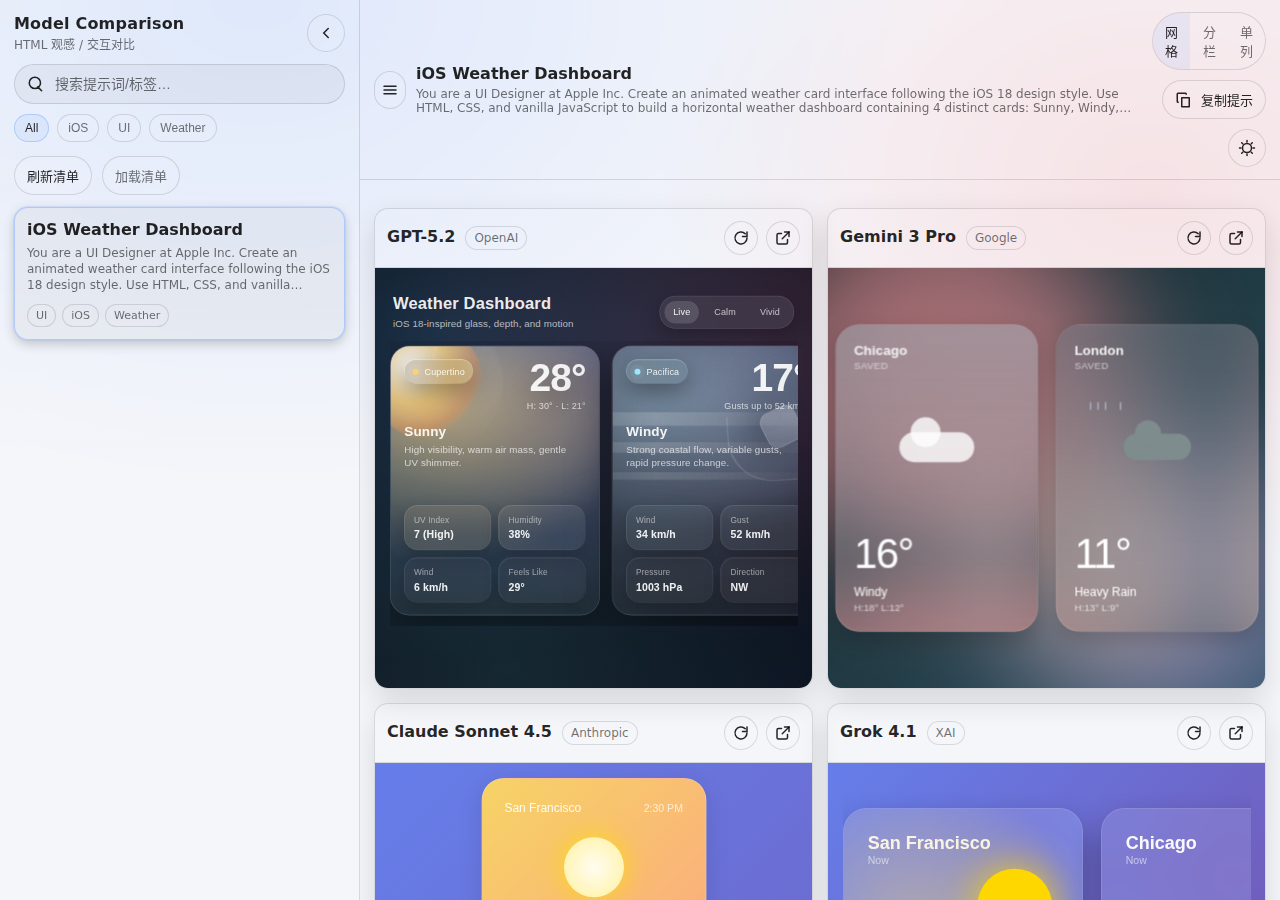
<file: index.html>
<!doctype html>
<html lang="zh-CN">
  <head>
    <meta charset="utf-8" />
    <meta name="viewport" content="width=device-width, initial-scale=1" />
    <meta name="color-scheme" content="dark light" />
    <title>Awesome Model Comparison</title>
    <link rel="stylesheet" href="assets/style.css" />
    <script defer src="assets/app.js"></script>
  </head>
  <body>
    <svg aria-hidden="true" class="svg-sprite">
      <symbol id="i-search" viewBox="0 0 24 24">
        <path fill="none" stroke="currentColor" stroke-width="2" stroke-linecap="round" d="M10.5 18a7.5 7.5 0 1 1 0-15a7.5 7.5 0 0 1 0 15Zm9 3l-5.2-5.2" />
      </symbol>
      <symbol id="i-copy" viewBox="0 0 24 24">
        <path fill="none" stroke="currentColor" stroke-width="2" stroke-linejoin="round" d="M9 9h10v12H9z" />
        <path fill="none" stroke="currentColor" stroke-width="2" stroke-linejoin="round" d="M5 15H4a1 1 0 0 1-1-1V4a1 1 0 0 1 1-1h10a1 1 0 0 1 1 1v1" />
      </symbol>
      <symbol id="i-refresh" viewBox="0 0 24 24">
        <path fill="none" stroke="currentColor" stroke-width="2" stroke-linecap="round" d="M20 12a8 8 0 1 1-2.34-5.66" />
        <path fill="none" stroke="currentColor" stroke-width="2" stroke-linecap="round" d="M20 4v6h-6" />
      </symbol>
      <symbol id="i-external" viewBox="0 0 24 24">
        <path fill="none" stroke="currentColor" stroke-width="2" stroke-linecap="round" d="M10 6H6a2 2 0 0 0-2 2v10a2 2 0 0 0 2 2h10a2 2 0 0 0 2-2v-4" />
        <path fill="none" stroke="currentColor" stroke-width="2" stroke-linecap="round" d="M14 4h6v6" />
        <path fill="none" stroke="currentColor" stroke-width="2" stroke-linecap="round" d="M20 4l-9 9" />
      </symbol>
      <symbol id="i-code" viewBox="0 0 24 24">
        <path fill="none" stroke="currentColor" stroke-width="2" stroke-linecap="round" d="M9 18L3 12l6-6M15 6l6 6-6 6" />
      </symbol>
      <symbol id="i-sun" viewBox="0 0 24 24">
        <path fill="none" stroke="currentColor" stroke-width="2" stroke-linecap="round" d="M12 18a6 6 0 1 0 0-12a6 6 0 0 0 0 12Z" />
        <path fill="none" stroke="currentColor" stroke-width="2" stroke-linecap="round" d="M12 2v2M12 20v2M4.93 4.93l1.41 1.41M17.66 17.66l1.41 1.41M2 12h2M20 12h2M4.93 19.07l1.41-1.41M17.66 6.34l1.41-1.41" />
      </symbol>
      <symbol id="i-moon" viewBox="0 0 24 24">
        <path fill="none" stroke="currentColor" stroke-width="2" stroke-linecap="round" d="M21 14.5A8.5 8.5 0 0 1 9.5 3a7 7 0 1 0 11.5 11.5Z" />
      </symbol>
      <symbol id="i-menu" viewBox="0 0 24 24">
        <path fill="none" stroke="currentColor" stroke-width="2" stroke-linecap="round" d="M4 7h16M4 12h16M4 17h16" />
      </symbol>
    </svg>

    <div class="app" id="app">
      <aside class="sidebar" id="sidebar">
        <div class="sidebar-top">
          <div class="brand">
            <div class="brand-title">Model Comparison</div>
            <div class="brand-sub">HTML 观感 / 交互对比</div>
          </div>
          <button class="icon-btn" id="btnSidebarClose" type="button" title="收起侧栏">
            <span class="icon">
              <svg viewBox="0 0 24 24" aria-hidden="true"><path fill="none" stroke="currentColor" stroke-width="2" stroke-linecap="round" d="M15 18l-6-6 6-6"/></svg>
            </span>
          </button>
        </div>

        <div class="sidebar-controls">
          <label class="search">
            <span class="icon" aria-hidden="true"><svg><use href="#i-search"></use></svg></span>
            <input id="searchInput" type="search" placeholder="搜索提示词/标签…" autocomplete="off" />
          </label>

          <div class="tag-row">
            <div class="tag-scroller" id="tagChips"></div>
          </div>

          <div class="sidebar-actions">
            <button class="btn" id="btnReloadManifest" type="button">刷新清单</button>
            <button class="btn secondary" id="btnPickManifest" type="button">加载清单</button>
          </div>

          <div class="hint" id="manifestHint" hidden></div>
        </div>

        <div class="prompt-list" id="promptList" role="listbox" aria-label="提示词列表"></div>
      </aside>

      <main class="main">
        <header class="topbar">
          <div class="topbar-left">
            <button class="icon-btn" id="btnSidebarOpen" type="button" title="展开侧栏">
              <span class="icon"><svg><use href="#i-menu"></use></svg></span>
            </button>
            <div class="prompt-meta">
              <div class="prompt-title" id="promptTitle">选择一个提示词</div>
              <div class="prompt-desc" id="promptDesc">从左侧列表切换，或加载本地清单。</div>
            </div>
          </div>

          <div class="topbar-right">
            <div class="segmented" role="group" aria-label="视图模式">
              <button class="seg-btn" data-mode="grid" type="button" title="网格">网格</button>
              <button class="seg-btn" data-mode="split" type="button" title="分栏">分栏</button>
              <button class="seg-btn" data-mode="single" type="button" title="单列">单列</button>
            </div>

            <button class="btn" id="btnCopyPrompt" type="button" title="复制提示词">
              <span class="icon" aria-hidden="true"><svg><use href="#i-copy"></use></svg></span>
              复制提示
            </button>

            <button class="icon-btn" id="btnToggleTheme" type="button" title="切换主题">
              <span class="icon" id="themeIcon" aria-hidden="true"><svg><use href="#i-moon"></use></svg></span>
            </button>
          </div>
        </header>

        <section class="content">
          <div class="empty" id="emptyState">
            <div class="empty-title">开始对比</div>
            <div class="empty-sub">
              默认读取 <code>data/prompts.json</code>；若浏览器阻止 <code>file://</code> 读取，可点“加载清单”选择文件。
            </div>
          </div>
          <div class="models" id="models"></div>
        </section>
      </main>
    </div>

    <noscript>
      <div class="noscript">需要启用 JavaScript 才能使用该对比页。</div>
    </noscript>
  </body>
</html>
</file>
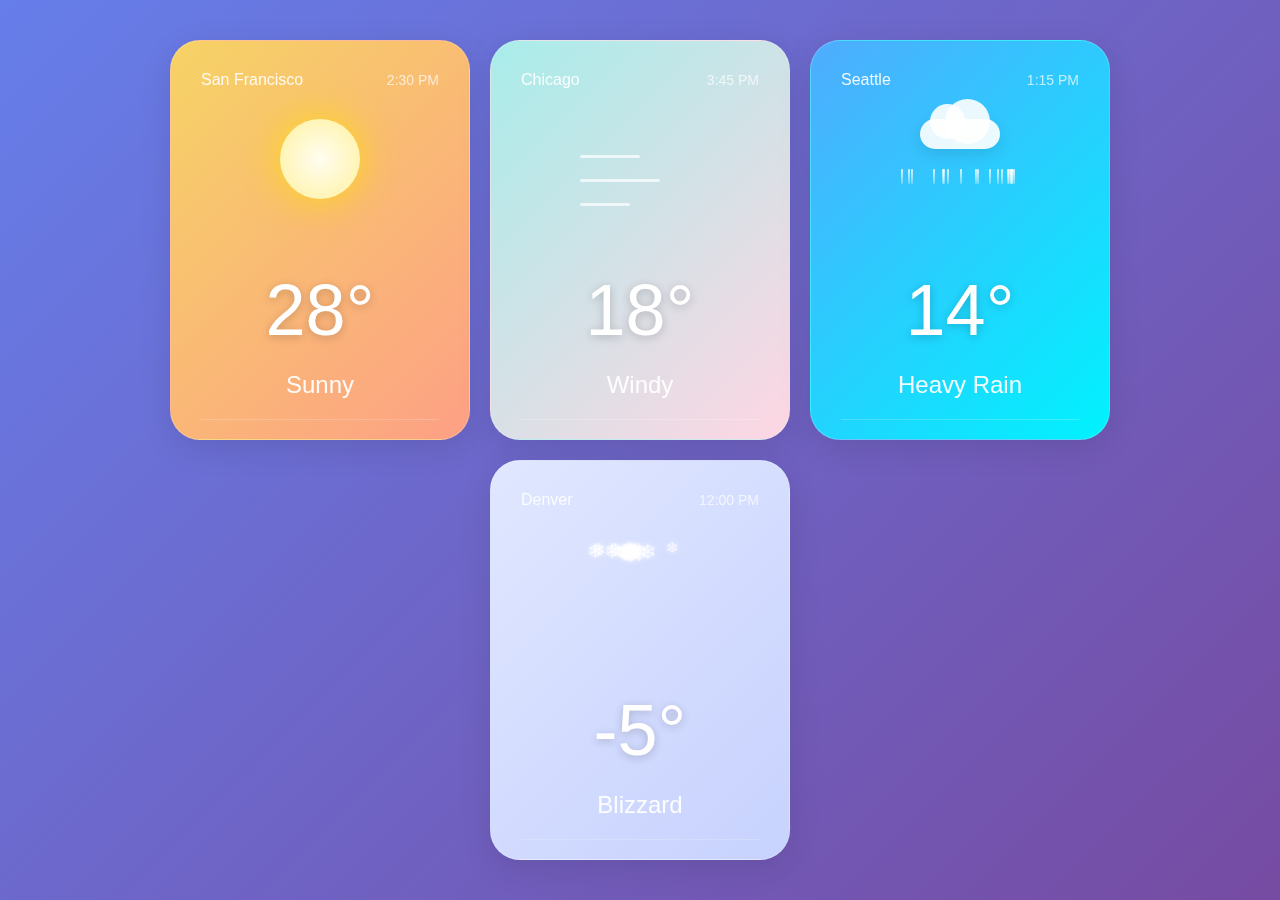
<file: html/ios-weather/claude-sonnet-4.5.html>
<!DOCTYPE html>
<html lang="en">
<head>
    <meta charset="UTF-8">
    <meta name="viewport" content="width=device-width, initial-scale=1.0">
    <title>iOS 18 Weather Dashboard</title>
    <style>
        * {
            margin: 0;
            padding: 0;
            box-sizing: border-box;
        }

        body {
            font-family: -apple-system, BlinkMacSystemFont, 'SF Pro Display', 'Segoe UI', sans-serif;
            background: linear-gradient(135deg, #667eea 0%, #764ba2 100%);
            min-height: 100vh;
            display: flex;
            align-items: center;
            justify-content: center;
            padding: 20px;
            overflow-x: hidden;
        }

        .dashboard {
            display: flex;
            gap: 20px;
            max-width: 1400px;
            width: 100%;
            flex-wrap: wrap;
            justify-content: center;
        }

        .weather-card {
            position: relative;
            width: 300px;
            height: 400px;
            border-radius: 30px;
            padding: 30px;
            backdrop-filter: blur(20px);
            background: rgba(255, 255, 255, 0.1);
            border: 1px solid rgba(255, 255, 255, 0.2);
            box-shadow: 0 8px 32px rgba(0, 0, 0, 0.1);
            cursor: pointer;
            transition: all 0.4s cubic-bezier(0.4, 0, 0.2, 1);
            overflow: hidden;
        }

        .weather-card:hover {
            transform: translateY(-10px) scale(1.02);
            box-shadow: 0 20px 60px rgba(0, 0, 0, 0.3);
        }

        .weather-card::before {
            content: '';
            position: absolute;
            top: 0;
            left: 0;
            right: 0;
            bottom: 0;
            background: inherit;
            opacity: 0;
            transition: opacity 0.4s;
        }

        .weather-card:hover::before {
            opacity: 0.3;
        }

        .card-header {
            display: flex;
            justify-content: space-between;
            align-items: center;
            margin-bottom: 20px;
        }

        .location {
            font-size: 16px;
            color: rgba(255, 255, 255, 0.9);
            font-weight: 500;
        }

        .time {
            font-size: 14px;
            color: rgba(255, 255, 255, 0.7);
        }

        .weather-icon {
            width: 120px;
            height: 120px;
            margin: 30px auto;
            position: relative;
            animation: float 3s ease-in-out infinite;
        }

        @keyframes float {
            0%, 100% { transform: translateY(0px); }
            50% { transform: translateY(-20px); }
        }

        .temperature {
            font-size: 72px;
            font-weight: 300;
            color: white;
            text-align: center;
            margin: 20px 0;
            text-shadow: 0 2px 10px rgba(0, 0, 0, 0.2);
        }

        .condition {
            font-size: 24px;
            color: rgba(255, 255, 255, 0.95);
            text-align: center;
            font-weight: 500;
            margin-bottom: 20px;
        }

        .details {
            display: flex;
            justify-content: space-around;
            padding: 20px 0;
            border-top: 1px solid rgba(255, 255, 255, 0.2);
        }

        .detail-item {
            text-align: center;
        }

        .detail-label {
            font-size: 12px;
            color: rgba(255, 255, 255, 0.7);
            text-transform: uppercase;
            letter-spacing: 1px;
            margin-bottom: 5px;
        }

        .detail-value {
            font-size: 18px;
            color: white;
            font-weight: 600;
        }

        /* Sunny Card */
        .sunny {
            background: linear-gradient(135deg, #f6d365 0%, #fda085 100%);
        }

        .sun {
            width: 80px;
            height: 80px;
            background: #fff5b7;
            border-radius: 50%;
            margin: 0 auto;
            position: relative;
            box-shadow: 0 0 40px rgba(255, 223, 0, 0.8);
            animation: rotate 20s linear infinite, pulse 2s ease-in-out infinite;
        }

        @keyframes rotate {
            from { transform: rotate(0deg); }
            to { transform: rotate(360deg); }
        }

        @keyframes pulse {
            0%, 100% { box-shadow: 0 0 40px rgba(255, 223, 0, 0.8); }
            50% { box-shadow: 0 0 60px rgba(255, 223, 0, 1); }
        }

        .sun::before {
            content: '';
            position: absolute;
            width: 100%;
            height: 100%;
            background: radial-gradient(circle, rgba(255, 255, 255, 0.8) 0%, transparent 70%);
            border-radius: 50%;
        }

        /* Windy Card */
        .windy {
            background: linear-gradient(135deg, #a8edea 0%, #fed6e3 100%);
        }

        .wind {
            width: 100%;
            height: 100%;
            position: relative;
        }

        .wind-line {
            position: absolute;
            height: 3px;
            background: white;
            border-radius: 10px;
            opacity: 0.7;
            animation: windMove 3s ease-in-out infinite;
        }

        .wind-line:nth-child(1) {
            top: 30%;
            width: 60px;
            animation-delay: 0s;
        }

        .wind-line:nth-child(2) {
            top: 50%;
            width: 80px;
            animation-delay: 0.5s;
        }

        .wind-line:nth-child(3) {
            top: 70%;
            width: 50px;
            animation-delay: 1s;
        }

        @keyframes windMove {
            0% { transform: translateX(-100px); opacity: 0; }
            50% { opacity: 0.7; }
            100% { transform: translateX(200px); opacity: 0; }
        }

        /* Rainy Card */
        .rainy {
            background: linear-gradient(135deg, #4facfe 0%, #00f2fe 100%);
        }

        .rain-container {
            width: 100%;
            height: 100%;
            position: relative;
        }

        .cloud {
            width: 80px;
            height: 30px;
            background: rgba(255, 255, 255, 0.9);
            border-radius: 50px;
            margin: 0 auto 20px;
            position: relative;
            box-shadow: 0 5px 15px rgba(0, 0, 0, 0.1);
        }

        .cloud::before,
        .cloud::after {
            content: '';
            position: absolute;
            background: rgba(255, 255, 255, 0.9);
            border-radius: 50%;
        }

        .cloud::before {
            width: 35px;
            height: 35px;
            top: -15px;
            left: 10px;
        }

        .cloud::after {
            width: 45px;
            height: 45px;
            top: -20px;
            right: 10px;
        }

        .raindrop {
            position: absolute;
            width: 2px;
            height: 15px;
            background: linear-gradient(to bottom, rgba(255, 255, 255, 0.8), rgba(255, 255, 255, 0.3));
            border-radius: 10px;
            animation: fall 1s linear infinite;
        }

        @keyframes fall {
            0% { transform: translateY(-20px); opacity: 0; }
            10% { opacity: 1; }
            90% { opacity: 1; }
            100% { transform: translateY(120px); opacity: 0; }
        }

        /* Blizzard Card */
        .blizzard {
            background: linear-gradient(135deg, #e0e7ff 0%, #c7d2fe 100%);
        }

        .snowflake {
            position: absolute;
            color: white;
            font-size: 20px;
            opacity: 0.8;
            animation: snow 4s linear infinite;
            text-shadow: 0 0 5px rgba(255, 255, 255, 0.8);
        }

        @keyframes snow {
            0% { transform: translateY(-20px) rotate(0deg); opacity: 0; }
            10% { opacity: 0.8; }
            90% { opacity: 0.8; }
            100% { transform: translateY(140px) rotate(360deg); opacity: 0; }
        }
    </style>
</head>
<body>
    <div class="dashboard">
        <!-- Sunny Card -->
        <div class="weather-card sunny">
            <div class="card-header">
                <span class="location">San Francisco</span>
                <span class="time">2:30 PM</span>
            </div>
            <div class="weather-icon">
                <div class="sun"></div>
            </div>
            <div class="temperature">28°</div>
            <div class="condition">Sunny</div>
            <div class="details">
                <div class="detail-item">
                    <div class="detail-label">Wind</div>
                    <div class="detail-value">12 km/h</div>
                </div>
                <div class="detail-item">
                    <div class="detail-label">Humidity</div>
                    <div class="detail-value">45%</div>
                </div>
            </div>
        </div>

        <!-- Windy Card -->
        <div class="weather-card windy">
            <div class="card-header">
                <span class="location">Chicago</span>
                <span class="time">3:45 PM</span>
            </div>
            <div class="weather-icon">
                <div class="wind">
                    <div class="wind-line"></div>
                    <div class="wind-line"></div>
                    <div class="wind-line"></div>
                </div>
            </div>
            <div class="temperature">18°</div>
            <div class="condition">Windy</div>
            <div class="details">
                <div class="detail-item">
                    <div class="detail-label">Wind</div>
                    <div class="detail-value">35 km/h</div>
                </div>
                <div class="detail-item">
                    <div class="detail-label">Humidity</div>
                    <div class="detail-value">62%</div>
                </div>
            </div>
        </div>

        <!-- Rainy Card -->
        <div class="weather-card rainy">
            <div class="card-header">
                <span class="location">Seattle</span>
                <span class="time">1:15 PM</span>
            </div>
            <div class="weather-icon">
                <div class="rain-container">
                    <div class="cloud"></div>
                </div>
            </div>
            <div class="temperature">14°</div>
            <div class="condition">Heavy Rain</div>
            <div class="details">
                <div class="detail-item">
                    <div class="detail-label">Wind</div>
                    <div class="detail-value">22 km/h</div>
                </div>
                <div class="detail-item">
                    <div class="detail-label">Humidity</div>
                    <div class="detail-value">88%</div>
                </div>
            </div>
        </div>

        <!-- Blizzard Card -->
        <div class="weather-card blizzard">
            <div class="card-header">
                <span class="location">Denver</span>
                <span class="time">12:00 PM</span>
            </div>
            <div class="weather-icon" id="snowContainer"></div>
            <div class="temperature">-5°</div>
            <div class="condition">Blizzard</div>
            <div class="details">
                <div class="detail-item">
                    <div class="detail-label">Wind</div>
                    <div class="detail-value">48 km/h</div>
                </div>
                <div class="detail-item">
                    <div class="detail-label">Humidity</div>
                    <div class="detail-value">95%</div>
                </div>
            </div>
        </div>
    </div>

    <script>
        // Generate raindrops
        const rainContainer = document.querySelector('.rain-container');
        for (let i = 0; i < 20; i++) {
            const drop = document.createElement('div');
            drop.className = 'raindrop';
            drop.style.left = Math.random() * 100 + '%';
            drop.style.animationDelay = Math.random() * 2 + 's';
            drop.style.animationDuration = (Math.random() * 0.5 + 0.8) + 's';
            rainContainer.appendChild(drop);
        }

        // Generate snowflakes
        const snowContainer = document.getElementById('snowContainer');
        for (let i = 0; i < 15; i++) {
            const flake = document.createElement('div');
            flake.className = 'snowflake';
            flake.innerHTML = '❄';
            flake.style.left = Math.random() * 100 + '%';
            flake.style.fontSize = (Math.random() * 10 + 15) + 'px';
            flake.style.animationDelay = Math.random() * 4 + 's';
            flake.style.animationDuration = (Math.random() * 2 + 3) + 's';
            snowContainer.appendChild(flake);
        }

        // Add click interaction
        document.querySelectorAll('.weather-card').forEach(card => {
            card.addEventListener('click', function() {
                this.style.transform = 'scale(0.95)';
                setTimeout(() => {
                    this.style.transform = '';
                }, 200);
            });
        });
    </script>
</body>
</html>
</file>
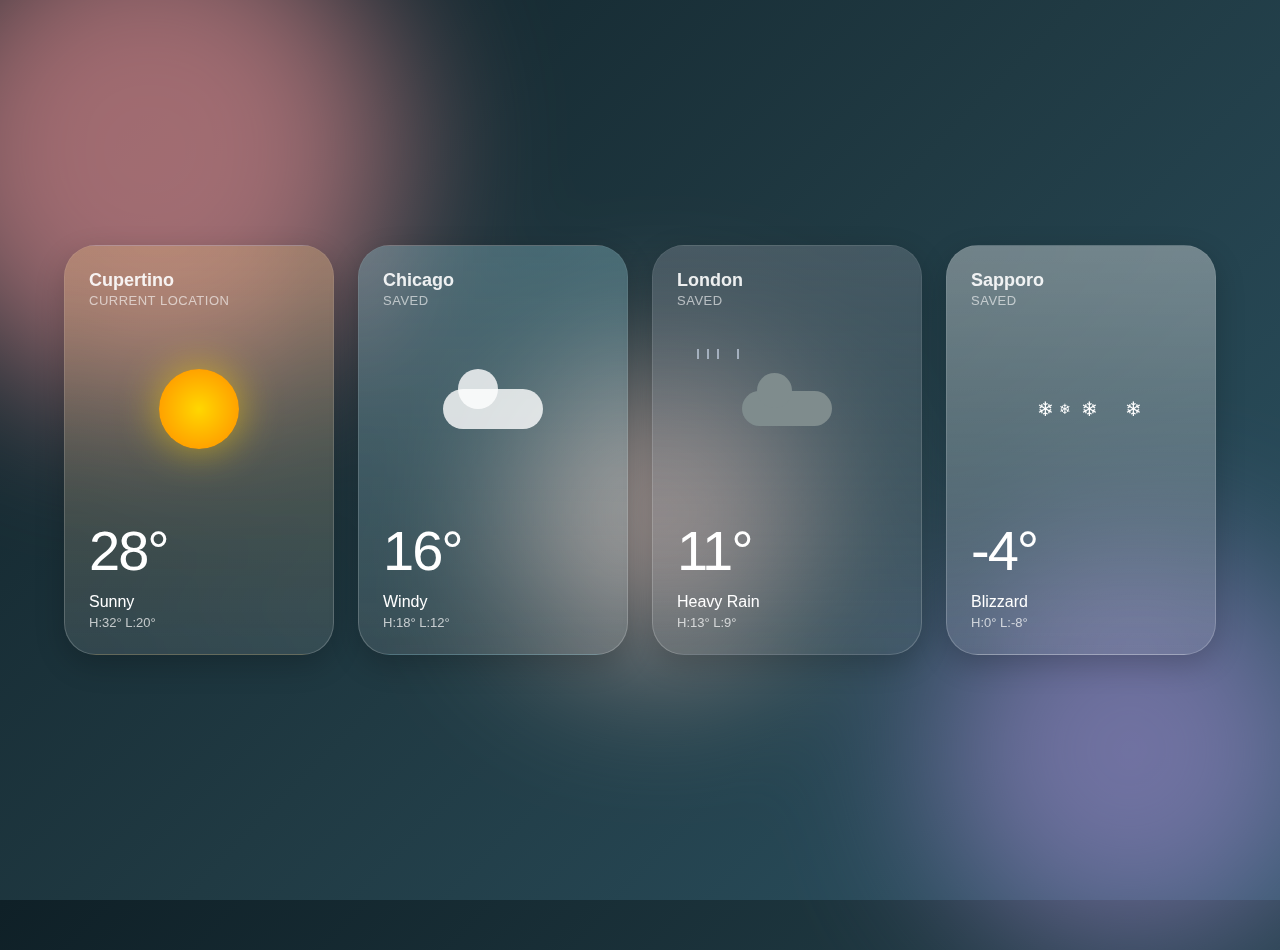
<file: html/ios-weather/gemini-3-pro.html>
<!DOCTYPE html>
<html lang="zh-CN">
<head>
    <meta charset="UTF-8">
    <meta name="viewport" content="width=device-width, initial-scale=1.0">
    <title>iOS 18 Weather Cards</title>
    <style>
        /* --- 全局重置与字体 --- */
        :root {
            --card-radius: 32px;
            --font-stack: -apple-system, BlinkMacSystemFont, "SF Pro Text", "Helvetica Neue", sans-serif;
        }

        body {
            margin: 0;
            padding: 0;
            display: flex;
            justify-content: center;
            align-items: center;
            min-height: 100vh;
            background: linear-gradient(135deg, #0f2027, #203a43, #2c5364);
            font-family: var(--font-stack);
            overflow: hidden;
            color: white;
        }

        /* 模拟 iOS 18 的动态壁纸背景 */
        .background-blobs {
            position: absolute;
            top: 0;
            left: 0;
            width: 100%;
            height: 100%;
            z-index: -1;
            filter: blur(80px);
            opacity: 0.6;
        }

        .blob {
            position: absolute;
            border-radius: 50%;
            animation: float 10s infinite ease-in-out alternate;
        }

        .blob-1 { width: 500px; height: 500px; background: #ff9a9e; top: -100px; left: -100px; }
        .blob-2 { width: 400px; height: 400px; background: #a18cd1; bottom: -50px; right: -50px; animation-delay: -2s; }
        .blob-3 { width: 300px; height: 300px; background: #fad0c4; top: 40%; left: 40%; animation-delay: -4s; }

        @keyframes float {
            0% { transform: translate(0, 0); }
            100% { transform: translate(30px, 50px); }
        }

        /* --- 容器布局 --- */
        .container {
            display: flex;
            gap: 24px;
            padding: 20px;
            perspective: 1000px; /* 3D 视差的关键 */
        }

        /* --- 卡片基础样式 (iOS Glassmorphism) --- */
        .weather-card {
            width: 220px;
            height: 360px;
            background: rgba(255, 255, 255, 0.1);
            backdrop-filter: blur(25px);
            -webkit-backdrop-filter: blur(25px);
            border: 1px solid rgba(255, 255, 255, 0.2);
            border-radius: var(--card-radius);
            padding: 24px;
            display: flex;
            flex-direction: column;
            justify-content: space-between;
            box-shadow: 0 10px 30px rgba(0, 0, 0, 0.2);
            transition: transform 0.1s ease-out, box-shadow 0.3s ease;
            cursor: pointer;
            overflow: hidden;
            position: relative;
        }

        /* 悬停光效 */
        .weather-card::before {
            content: '';
            position: absolute;
            top: 0; left: 0; right: 0; bottom: 0;
            background: linear-gradient(180deg, rgba(255,255,255,0.15) 0%, rgba(255,255,255,0) 100%);
            pointer-events: none;
        }

        /* --- 内容排版 --- */
        .card-header h3 {
            margin: 0;
            font-size: 18px;
            font-weight: 600;
            opacity: 0.9;
        }

        .card-header span {
            font-size: 13px;
            opacity: 0.6;
            text-transform: uppercase;
            letter-spacing: 0.5px;
        }

        .temp {
            font-size: 56px;
            font-weight: 200;
            margin: 10px 0;
            letter-spacing: -2px;
        }

        .condition-text {
            font-size: 16px;
            font-weight: 500;
        }

        .high-low {
            font-size: 13px;
            opacity: 0.7;
            margin-top: 4px;
        }

        /* --- 天气视觉化区域 --- */
        .visual-container {
            flex-grow: 1;
            position: relative;
            display: flex;
            justify-content: center;
            align-items: center;
        }

        /* 1. 晴天 (Sunny) */
        .sun {
            width: 80px;
            height: 80px;
            background: radial-gradient(circle, #ffd700, #ff8c00);
            border-radius: 50%;
            box-shadow: 0 0 40px rgba(255, 215, 0, 0.6);
            animation: spin 20s linear infinite;
        }
        @keyframes spin { 100% { transform: rotate(360deg); } }

        /* 2. 大风 (Windy) */
        .cloud-base {
            width: 100px;
            height: 40px;
            background: rgba(255,255,255,0.8);
            border-radius: 50px;
            position: relative;
            animation: windFloat 3s infinite ease-in-out;
        }
        .cloud-base::after {
            content: '';
            position: absolute;
            top: -20px; left: 15px;
            width: 40px; height: 40px;
            background: rgba(255,255,255,0.8);
            border-radius: 50%;
        }
        .wind-line {
            position: absolute;
            height: 3px;
            background: rgba(255,255,255,0.5);
            border-radius: 2px;
            animation: windDash 1s infinite linear;
        }
        @keyframes windFloat { 0%, 100% { transform: translateX(0); } 50% { transform: translateX(10px); } }
        @keyframes windDash { 0% { width: 0; left: 0; opacity: 0; } 50% { opacity: 1; } 100% { width: 100px; left: 100%; opacity: 0; } }

        /* 3. 暴雨 (Heavy Rain) */
        .cloud-grey {
            width: 90px;
            height: 35px;
            background: #7f8c8d;
            border-radius: 50px;
            position: relative;
        }
        .cloud-grey::after {
            content: ''; position: absolute; top: -18px; left: 15px; width: 35px; height: 35px; background: #7f8c8d; border-radius: 50%;
        }
        .rain-drop {
            position: absolute;
            width: 2px;
            height: 10px;
            background: #a4b0be;
            top: 40px;
            animation: rainFall 0.8s infinite linear;
        }
        @keyframes rainFall { 0% { transform: translateY(0); opacity: 1; } 100% { transform: translateY(40px); opacity: 0; } }

        /* 4. 暴雪 (Blizzard) */
        .snow-flake {
            position: absolute;
            color: white;
            font-size: 20px;
            animation: snowFall 2s infinite linear;
        }
        @keyframes snowFall { 
            0% { transform: translateY(-20px) rotate(0deg); opacity: 0; } 
            20% { opacity: 1; }
            100% { transform: translateY(60px) rotate(360deg); opacity: 0; } 
        }

        /* --- 针对不同天气的卡片微调 (色调倾向) --- */
        .card-sunny { background: linear-gradient(180deg, rgba(255, 165, 0, 0.15), rgba(255, 255, 255, 0.1)); }
        .card-windy { background: linear-gradient(180deg, rgba(72, 219, 251, 0.15), rgba(255, 255, 255, 0.1)); }
        .card-rain { background: linear-gradient(180deg, rgba(44, 62, 80, 0.3), rgba(255, 255, 255, 0.05)); }
        .card-snow { background: linear-gradient(180deg, rgba(255, 255, 255, 0.25), rgba(255, 255, 255, 0.1)); }

    </style>
</head>
<body>

    <div class="background-blobs">
        <div class="blob blob-1"></div>
        <div class="blob blob-2"></div>
        <div class="blob blob-3"></div>
    </div>

    <div class="container">
        
        <div class="weather-card card-sunny" data-tilt>
            <div class="card-header">
                <h3>Cupertino</h3>
                <span>Current Location</span>
            </div>
            <div class="visual-container">
                <div class="sun"></div>
            </div>
            <div class="card-footer">
                <div class="temp">28°</div>
                <div class="condition-text">Sunny</div>
                <div class="high-low">H:32° L:20°</div>
            </div>
        </div>

        <div class="weather-card card-windy" data-tilt>
            <div class="card-header">
                <h3>Chicago</h3>
                <span>Saved</span>
            </div>
            <div class="visual-container">
                <div class="cloud-base"></div>
                <div class="wind-line" style="top: 50%; left: 10px; animation-delay: 0s;"></div>
                <div class="wind-line" style="top: 20%; left: 30px; animation-delay: 0.5s;"></div>
                <div class="wind-line" style="top: 80%; left: 0px; animation-delay: 0.2s;"></div>
            </div>
            <div class="card-footer">
                <div class="temp">16°</div>
                <div class="condition-text">Windy</div>
                <div class="high-low">H:18° L:12°</div>
            </div>
        </div>

        <div class="weather-card card-rain" data-tilt>
            <div class="card-header">
                <h3>London</h3>
                <span>Saved</span>
            </div>
            <div class="visual-container">
                <div class="cloud-grey"></div>
                <div class="rain-drop" style="left: 20px; animation-delay: 0s;"></div>
                <div class="rain-drop" style="left: 40px; animation-delay: 0.3s;"></div>
                <div class="rain-drop" style="left: 60px; animation-delay: 0.1s;"></div>
                <div class="rain-drop" style="left: 30px; animation-delay: 0.5s;"></div>
            </div>
            <div class="card-footer">
                <div class="temp">11°</div>
                <div class="condition-text">Heavy Rain</div>
                <div class="high-low">H:13° L:9°</div>
            </div>
        </div>

        <div class="weather-card card-snow" data-tilt>
            <div class="card-header">
                <h3>Sapporo</h3>
                <span>Saved</span>
            </div>
            <div class="visual-container">
                <div class="snow-flake" style="left: 30%; animation-delay: 0s;">❄</div>
                <div class="snow-flake" style="left: 50%; animation-delay: 1s;">❄</div>
                <div class="snow-flake" style="left: 70%; animation-delay: 0.5s;">❄</div>
                <div class="snow-flake" style="left: 40%; animation-delay: 1.5s; font-size: 14px;">❄</div>
            </div>
            <div class="card-footer">
                <div class="temp">-4°</div>
                <div class="condition-text">Blizzard</div>
                <div class="high-low">H:0° L:-8°</div>
            </div>
        </div>

    </div>

    <script>
        // 简单的 3D 倾斜交互脚本 (模拟 iOS 磁贴效果)
        const cards = document.querySelectorAll('.weather-card');

        cards.forEach(card => {
            card.addEventListener('mousemove', (e) => {
                const rect = card.getBoundingClientRect();
                const x = e.clientX - rect.left;
                const y = e.clientY - rect.top;
                
                // 计算旋转中心
                const centerX = rect.width / 2;
                const centerY = rect.height / 2;
                
                // 计算旋转角度 (限制在 +/- 10deg)
                const rotateX = ((y - centerY) / centerY) * -10;
                const rotateY = ((x - centerX) / centerX) * 10;

                // 应用样式
                card.style.transform = `perspective(1000px) rotateX(${rotateX}deg) rotateY(${rotateY}deg) scale(1.05)`;
            });

            // 鼠标移出时复位
            card.addEventListener('mouseleave', () => {
                card.style.transform = `perspective(1000px) rotateX(0deg) rotateY(0deg) scale(1)`;
            });
        });
    </script>
</body>
</html>
</file>
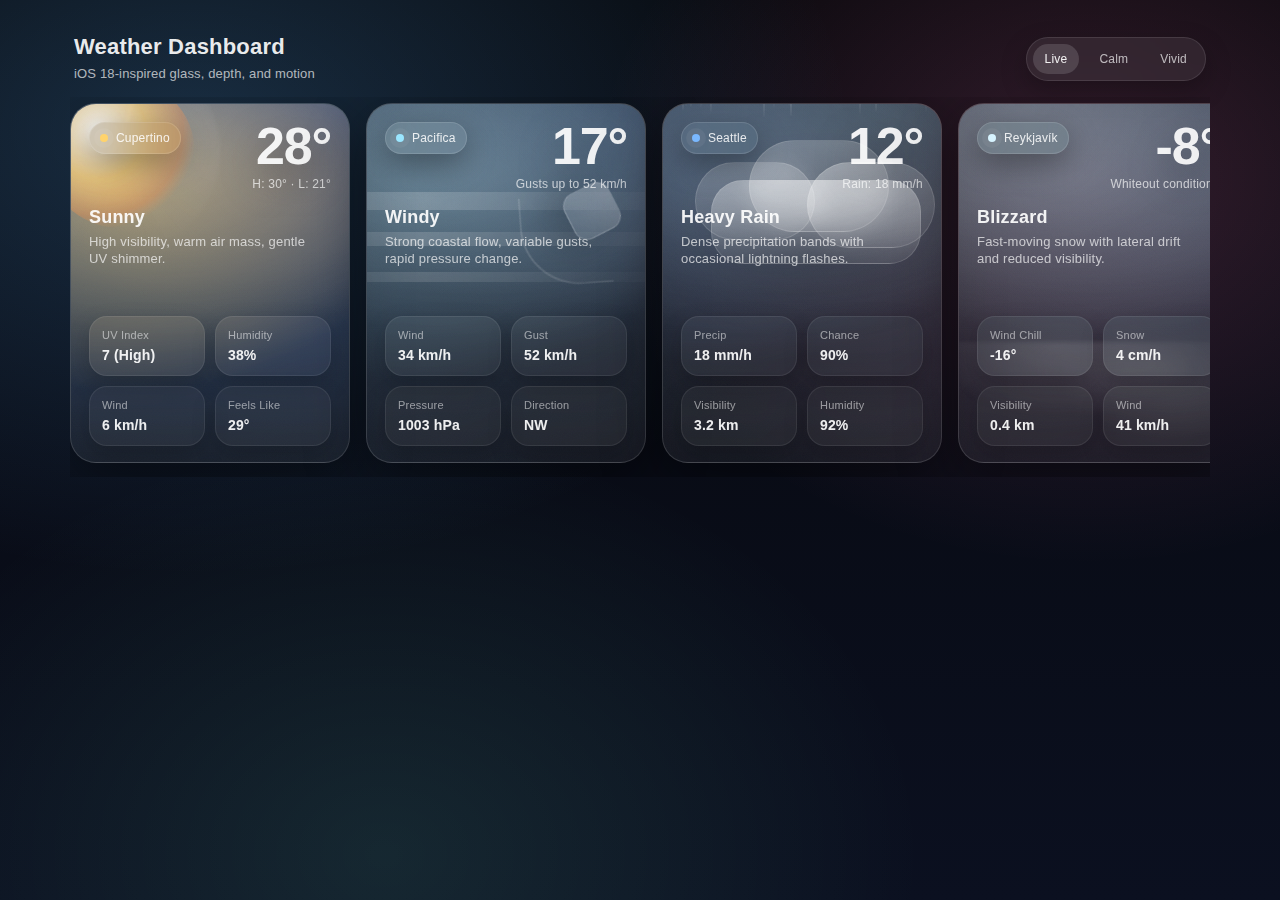
<file: html/ios-weather/gpt-5.2.html>
<!doctype html>
<html lang="en">
<head>
  <meta charset="utf-8" />
  <meta name="viewport" content="width=device-width, initial-scale=1" />
  <title>iOS 18 Weather Cards</title>
  <style>
    :root{
      --bg0:#06070b;
      --bg1:#0b1020;
      --glass: rgba(255,255,255,.10);
      --glass2: rgba(255,255,255,.14);
      --stroke: rgba(255,255,255,.14);
      --stroke2: rgba(255,255,255,.08);
      --text: rgba(255,255,255,.92);
      --muted: rgba(255,255,255,.68);
      --muted2: rgba(255,255,255,.52);
      --shadow: 0 18px 60px rgba(0,0,0,.45);
      --shadow2: 0 10px 30px rgba(0,0,0,.35);
      --r: 26px;
      --ease: cubic-bezier(.2,.8,.2,1);
    }

    *{box-sizing:border-box}
    html,body{height:100%}
    body{
      margin:0;
      font-family: ui-sans-serif, -apple-system, BlinkMacSystemFont, "SF Pro Display", "SF Pro Text", "Segoe UI", Roboto, Helvetica, Arial, "Apple Color Emoji","Segoe UI Emoji";
      color:var(--text);
      background:
        radial-gradient(1200px 800px at 15% 15%, rgba(90,180,255,.22), transparent 55%),
        radial-gradient(900px 700px at 85% 20%, rgba(255,120,180,.18), transparent 55%),
        radial-gradient(900px 700px at 30% 95%, rgba(120,255,210,.10), transparent 60%),
        linear-gradient(180deg, var(--bg0), var(--bg1));
      overflow-x:hidden;
    }

    .wrap{
      max-width: 1180px;
      margin: 0 auto;
      padding: 26px 20px 30px;
    }

    header{
      display:flex;
      align-items:flex-end;
      justify-content:space-between;
      gap:16px;
      padding: 8px 4px 16px;
    }

    .title{
      display:flex;
      flex-direction:column;
      gap:6px;
    }
    .title h1{
      margin:0;
      font-size: 22px;
      letter-spacing: .2px;
      font-weight: 650;
    }
    .title p{
      margin:0;
      font-size: 13px;
      color: var(--muted);
      letter-spacing: .15px;
    }

    .seg{
      display:flex;
      gap:8px;
      padding: 6px;
      border-radius: 999px;
      background: rgba(255,255,255,.07);
      border: 1px solid rgba(255,255,255,.10);
      backdrop-filter: blur(18px);
      -webkit-backdrop-filter: blur(18px);
      box-shadow: 0 10px 26px rgba(0,0,0,.25);
    }
    .seg button{
      appearance:none;
      border:0;
      cursor:pointer;
      padding: 8px 12px;
      font-size: 12px;
      border-radius: 999px;
      color: var(--muted);
      background: transparent;
      transition: transform 240ms var(--ease), background 240ms var(--ease), color 240ms var(--ease);
      letter-spacing: .2px;
    }
    .seg button:hover{transform: translateY(-1px)}
    .seg button.active{
      background: rgba(255,255,255,.14);
      color: var(--text);
    }

    .dash{
      display:flex;
      gap:16px;
      overflow-x:auto;
      padding: 6px 4px 14px;
      scroll-snap-type: x mandatory;
      -webkit-overflow-scrolling: touch;
    }
    .dash::-webkit-scrollbar{height:10px}
    .dash::-webkit-scrollbar-thumb{
      background: rgba(255,255,255,.12);
      border-radius: 999px;
      border: 2px solid rgba(0,0,0,.2);
    }
    .dash::-webkit-scrollbar-track{background: transparent}

    .card{
      position:relative;
      flex: 0 0 280px;
      height: 360px;
      border-radius: var(--r);
      scroll-snap-align: start;
      background: linear-gradient(180deg, rgba(255,255,255,.13), rgba(255,255,255,.06));
      border: 1px solid var(--stroke);
      box-shadow: var(--shadow);
      overflow:hidden;
      transform-style: preserve-3d;
      transition: transform 420ms var(--ease), box-shadow 420ms var(--ease), border-color 420ms var(--ease);
      isolation:isolate;
    }
    .card::before{
      content:"";
      position:absolute; inset:-2px;
      background: radial-gradient(800px 420px at var(--mx, 40%) var(--my, 20%), rgba(255,255,255,.20), transparent 40%);
      opacity: .9;
      pointer-events:none;
      filter: blur(0px);
      transition: opacity 350ms var(--ease);
      z-index:0;
    }
    .card::after{
      content:"";
      position:absolute; inset:0;
      background: radial-gradient(380px 260px at 20% 0%, rgba(255,255,255,.13), transparent 55%);
      opacity: .65;
      pointer-events:none;
      z-index:0;
      mix-blend-mode: screen;
    }
    .card:hover{
      border-color: rgba(255,255,255,.20);
      box-shadow: 0 26px 80px rgba(0,0,0,.52);
    }
    .card:active{
      transform: translateY(2px) scale(.992);
    }

    .content{
      position:relative;
      z-index:2;
      height:100%;
      padding: 18px 18px 16px;
      display:flex;
      flex-direction:column;
      gap:14px;
    }

    .top{
      display:flex;
      align-items:flex-start;
      justify-content:space-between;
      gap:10px;
    }

    .badge{
      display:inline-flex;
      align-items:center;
      gap:8px;
      padding: 8px 10px;
      border-radius: 999px;
      background: rgba(0,0,0,.18);
      border: 1px solid rgba(255,255,255,.12);
      backdrop-filter: blur(18px);
      -webkit-backdrop-filter: blur(18px);
      color: rgba(255,255,255,.86);
      font-size: 12px;
      letter-spacing:.2px;
      box-shadow: var(--shadow2);
    }
    .dot{
      width:8px;height:8px;border-radius:999px;
      background: var(--accent, #7dd3fc);
      box-shadow: 0 0 0 6px rgba(255,255,255,.05), 0 0 22px rgba(255,255,255,.15);
    }

    .temp{
      display:flex;
      flex-direction:column;
      align-items:flex-end;
      gap:6px;
    }
    .temp .value{
      font-size: 52px;
      font-weight: 720;
      letter-spacing: -1.2px;
      line-height: .95;
      text-shadow: 0 14px 40px rgba(0,0,0,.35);
    }
    .temp .meta{
      font-size: 12px;
      color: var(--muted);
      letter-spacing:.2px;
    }

    .mid{
      margin-top: 2px;
      display:flex;
      flex-direction:column;
      gap:6px;
    }
    .mid h2{
      margin:0;
      font-size: 18px;
      letter-spacing:.2px;
      font-weight: 680;
    }
    .mid .desc{
      margin:0;
      font-size: 13px;
      color: var(--muted);
      letter-spacing:.2px;
      line-height: 1.3;
      max-width: 90%;
    }

    .stats{
      margin-top:auto;
      display:grid;
      grid-template-columns: 1fr 1fr;
      gap:10px;
    }
    .stat{
      padding: 12px 12px;
      border-radius: 18px;
      background: rgba(0,0,0,.14);
      border: 1px solid var(--stroke2);
      backdrop-filter: blur(16px);
      -webkit-backdrop-filter: blur(16px);
      box-shadow: 0 10px 24px rgba(0,0,0,.20);
    }
    .stat .k{
      font-size: 11px;
      color: var(--muted2);
      letter-spacing:.22px;
      margin-bottom: 6px;
    }
    .stat .v{
      font-size: 14px;
      color: var(--text);
      letter-spacing:.15px;
      font-weight: 650;
    }

    /* scene layers */
    .scene{
      position:absolute; inset:0;
      z-index:1;
      pointer-events:none;
    }

    .grain{
      position:absolute; inset:0;
      background:
        url("data:image/svg+xml,%3Csvg xmlns='http://www.w3.org/2000/svg' width='180' height='180'%3E%3Cfilter id='n'%3E%3CfeTurbulence type='fractalNoise' baseFrequency='.9' numOctaves='2' stitchTiles='stitch'/%3E%3C/filter%3E%3Crect width='180' height='180' filter='url(%23n)' opacity='.35'/%3E%3C/svg%3E");
      opacity: .07;
      mix-blend-mode: overlay;
    }

    /* SUNNY */
    .sunny{ --accent:#ffd36c; }
    .sunny .scene{
      background:
        radial-gradient(520px 360px at 20% 25%, rgba(255,210,110,.48), transparent 55%),
        radial-gradient(420px 300px at 78% 18%, rgba(255,160,90,.14), transparent 58%),
        linear-gradient(180deg, rgba(60,120,255,.22), rgba(0,0,0,0));
    }
    .sun{
      position:absolute;
      width: 150px; height:150px;
      left: -26px; top: -26px;
      background: radial-gradient(circle at 35% 35%, rgba(255,255,255,.95), rgba(255,210,120,.75) 35%, rgba(255,145,70,.35) 62%, transparent 72%);
      filter: blur(.2px);
      border-radius: 999px;
      opacity:.95;
      transform: translateZ(30px);
      animation: sunFloat 6.6s var(--ease) infinite;
    }
    .sun::after{
      content:"";
      position:absolute; inset:-26px;
      border-radius: 999px;
      background: conic-gradient(from 180deg, rgba(255,255,255,.0), rgba(255,255,255,.14), rgba(255,255,255,.0));
      filter: blur(2px);
      opacity:.55;
      animation: spin 10s linear infinite;
    }
    .sunray{
      position:absolute;
      width: 240px; height:240px;
      left: -72px; top: -72px;
      background: conic-gradient(from 0deg,
        rgba(255,215,140,0) 0deg 12deg,
        rgba(255,215,140,.18) 12deg 18deg,
        rgba(255,215,140,0) 18deg 36deg);
      border-radius: 999px;
      filter: blur(1px);
      opacity:.8;
      animation: spin 14s linear infinite;
      mix-blend-mode: screen;
    }
    @keyframes sunFloat{
      0%,100%{ transform: translate(0,0) translateZ(30px); }
      50%{ transform: translate(8px,10px) translateZ(30px); }
    }

    /* WINDY */
    .windy{ --accent:#9ae6ff; }
    .windy .scene{
      background:
        radial-gradient(520px 360px at 18% 22%, rgba(170,240,255,.22), transparent 56%),
        radial-gradient(460px 340px at 90% 10%, rgba(120,180,255,.16), transparent 60%),
        linear-gradient(180deg, rgba(40,70,120,.18), rgba(0,0,0,0));
    }
    .gust{
      position:absolute;
      left:-40%; right:-40%;
      height: 18px;
      top: 88px;
      border-radius: 999px;
      background: linear-gradient(90deg, transparent, rgba(255,255,255,.22), rgba(255,255,255,.06), transparent);
      filter: blur(.2px);
      opacity:.9;
      transform: translateZ(24px);
      animation: gust 2.6s linear infinite;
    }
    .gust:nth-child(2){ top: 128px; height: 14px; opacity:.75; animation-duration: 3.4s; animation-delay: -.8s;}
    .gust:nth-child(3){ top: 168px; height: 10px; opacity:.6; animation-duration: 4.2s; animation-delay: -1.3s;}
    @keyframes gust{
      0%{ transform: translateX(-20%) translateZ(24px); }
      100%{ transform: translateX(20%) translateZ(24px); }
    }
    .kite{
      position:absolute;
      width: 70px; height: 70px;
      right: 18px; top: 72px;
      transform: rotate(18deg) translateZ(28px);
      opacity:.95;
    }
    .kite::before{
      content:"";
      position:absolute; inset: 10px;
      background: linear-gradient(145deg, rgba(255,255,255,.30), rgba(255,255,255,.08));
      border: 1px solid rgba(255,255,255,.16);
      border-radius: 14px;
      transform: rotate(45deg);
      box-shadow: 0 18px 40px rgba(0,0,0,.24);
    }
    .kite::after{
      content:"";
      position:absolute;
      width: 88px; height: 88px;
      left: -26px; top: 26px;
      border-left: 2px solid rgba(255,255,255,.22);
      border-bottom: 2px solid rgba(255,255,255,.18);
      border-radius: 0 0 0 60px;
      transform: rotate(-22deg);
      opacity:.65;
    }
    .kite{
      animation: kite 4.6s var(--ease) infinite;
    }
    @keyframes kite{
      0%,100%{ transform: rotate(16deg) translate(0,0) translateZ(28px); }
      50%{ transform: rotate(24deg) translate(-6px,8px) translateZ(28px); }
    }

    /* HEAVY RAIN */
    .rain{ --accent:#7ab8ff; }
    .rain .scene{
      background:
        radial-gradient(520px 360px at 20% 18%, rgba(120,180,255,.16), transparent 55%),
        radial-gradient(560px 420px at 80% 0%, rgba(120,255,220,.10), transparent 60%),
        linear-gradient(180deg, rgba(40,55,90,.32), rgba(0,0,0,0));
    }
    .cloud{
      position:absolute;
      left: 14px; top: 18px;
      width: 240px; height: 120px;
      transform: translateZ(26px);
      opacity:.95;
      filter: drop-shadow(0 20px 40px rgba(0,0,0,.35));
      animation: cloud 7.2s var(--ease) infinite;
    }
    .cloud i{
      position:absolute;
      background: linear-gradient(180deg, rgba(255,255,255,.22), rgba(255,255,255,.08));
      border: 1px solid rgba(255,255,255,.14);
      backdrop-filter: blur(12px);
      -webkit-backdrop-filter: blur(12px);
      border-radius: 999px;
    }
    .cloud i:nth-child(1){ width: 120px; height: 78px; left: 18px; top: 40px;}
    .cloud i:nth-child(2){ width: 140px; height: 92px; left: 72px; top: 18px;}
    .cloud i:nth-child(3){ width: 128px; height: 86px; left: 130px; top: 40px;}
    .cloud i:nth-child(4){ width: 210px; height: 84px; left: 34px; top: 58px; border-radius: 32px;}
    @keyframes cloud{
      0%,100%{ transform: translate(0,0) translateZ(26px); }
      50%{ transform: translate(10px,6px) translateZ(26px); }
    }

    .rainlines{
      position:absolute; inset:0;
      opacity:.85;
      transform: translateZ(12px);
    }
    .drop{
      position:absolute;
      width: 2px;
      height: 34px;
      border-radius: 999px;
      background: linear-gradient(180deg, rgba(255,255,255,.0), rgba(255,255,255,.26), rgba(255,255,255,.04));
      top: -40px;
      animation: rainFall linear infinite;
      filter: blur(.0px);
    }
    @keyframes rainFall{
      0%{ transform: translateY(-30px); opacity:0; }
      10%{ opacity:.9; }
      100%{ transform: translateY(430px); opacity:0; }
    }

    .flash{
      position:absolute; inset:0;
      background: radial-gradient(700px 380px at 40% 10%, rgba(255,255,255,.35), transparent 55%);
      opacity:0;
      mix-blend-mode: screen;
    }
    .rain.thunder .flash{
      animation: flash 2.9s steps(1,end) infinite;
    }
    @keyframes flash{
      0%,70%,100%{ opacity:0; }
      74%{ opacity:.35; }
      76%{ opacity:0; }
      79%{ opacity:.18; }
      82%{ opacity:0; }
    }

    /* BLIZZARD */
    .blizzard{ --accent:#d7f4ff; }
    .blizzard .scene{
      background:
        radial-gradient(620px 440px at 25% 0%, rgba(220,250,255,.18), transparent 58%),
        radial-gradient(520px 420px at 88% 16%, rgba(150,210,255,.14), transparent 60%),
        linear-gradient(180deg, rgba(30,60,90,.26), rgba(0,0,0,0));
    }
    .snow{
      position:absolute; inset:0;
      transform: translateZ(14px);
      opacity:.95;
    }
    .flake{
      position:absolute;
      width: 6px; height: 6px;
      border-radius: 999px;
      background: radial-gradient(circle at 35% 35%, rgba(255,255,255,.95), rgba(255,255,255,.35));
      box-shadow: 0 0 12px rgba(255,255,255,.18);
      top: -20px;
      animation: snowFall linear infinite;
    }
    @keyframes snowFall{
      0%{ transform: translate3d(0,-30px,0) rotate(0deg); opacity:0; }
      12%{ opacity:.95; }
      100%{ transform: translate3d(var(--dx, 60px), 430px, 0) rotate(260deg); opacity:0; }
    }
    .drift{
      position:absolute;
      left:-20%;
      right:-20%;
      bottom:-40px;
      height: 160px;
      background: radial-gradient(60% 80% at 40% 0%, rgba(255,255,255,.16), transparent 60%),
                  radial-gradient(55% 80% at 70% 20%, rgba(255,255,255,.10), transparent 55%);
      filter: blur(2px);
      opacity:.9;
    }

    /* motion accessibility */
    @media (prefers-reduced-motion: reduce){
      *{ animation: none !important; transition: none !important; }
      .card{ transform:none !important; }
    }

    /* small screens */
    @media (max-width: 420px){
      .card{ flex-basis: 260px; height: 350px; }
      header{ flex-direction:column; align-items:flex-start; }
    }
  </style>
</head>
<body>
  <div class="wrap">
    <header>
      <div class="title">
        <h1>Weather Dashboard</h1>
        <p>iOS 18-inspired glass, depth, and motion</p>
      </div>
      <div class="seg" role="tablist" aria-label="Mode">
        <button class="active" data-mode="live" role="tab" aria-selected="true">Live</button>
        <button data-mode="calm" role="tab" aria-selected="false">Calm</button>
        <button data-mode="vivid" role="tab" aria-selected="false">Vivid</button>
      </div>
    </header>

    <section class="dash" aria-label="Horizontal weather dashboard">
      <!-- SUNNY -->
      <article class="card sunny" data-kind="sunny" tabindex="0" aria-label="Sunny weather card">
        <div class="scene">
          <div class="sunray"></div>
          <div class="sun"></div>
          <div class="grain"></div>
        </div>
        <div class="content">
          <div class="top">
            <div class="badge"><span class="dot"></span> Cupertino</div>
            <div class="temp">
              <div class="value"><span data-temp>28</span>°</div>
              <div class="meta">H: 30° · L: 21°</div>
            </div>
          </div>
          <div class="mid">
            <h2>Sunny</h2>
            <p class="desc">High visibility, warm air mass, gentle UV shimmer.</p>
          </div>
          <div class="stats">
            <div class="stat"><div class="k">UV Index</div><div class="v">7 (High)</div></div>
            <div class="stat"><div class="k">Humidity</div><div class="v">38%</div></div>
            <div class="stat"><div class="k">Wind</div><div class="v">6 km/h</div></div>
            <div class="stat"><div class="k">Feels Like</div><div class="v">29°</div></div>
          </div>
        </div>
      </article>

      <!-- WINDY -->
      <article class="card windy" data-kind="windy" tabindex="0" aria-label="Windy weather card">
        <div class="scene">
          <div class="gust"></div>
          <div class="gust"></div>
          <div class="gust"></div>
          <div class="kite"></div>
          <div class="grain"></div>
        </div>
        <div class="content">
          <div class="top">
            <div class="badge"><span class="dot"></span> Pacifica</div>
            <div class="temp">
              <div class="value"><span data-temp>17</span>°</div>
              <div class="meta">Gusts up to 52 km/h</div>
            </div>
          </div>
          <div class="mid">
            <h2>Windy</h2>
            <p class="desc">Strong coastal flow, variable gusts, rapid pressure change.</p>
          </div>
          <div class="stats">
            <div class="stat"><div class="k">Wind</div><div class="v">34 km/h</div></div>
            <div class="stat"><div class="k">Gust</div><div class="v">52 km/h</div></div>
            <div class="stat"><div class="k">Pressure</div><div class="v">1003 hPa</div></div>
            <div class="stat"><div class="k">Direction</div><div class="v">NW</div></div>
          </div>
        </div>
      </article>

      <!-- HEAVY RAIN -->
      <article class="card rain thunder" data-kind="rain" tabindex="0" aria-label="Heavy rain weather card">
        <div class="scene">
          <div class="cloud" aria-hidden="true">
            <i></i><i></i><i></i><i></i>
          </div>
          <div class="rainlines" aria-hidden="true"></div>
          <div class="flash" aria-hidden="true"></div>
          <div class="grain"></div>
        </div>
        <div class="content">
          <div class="top">
            <div class="badge"><span class="dot"></span> Seattle</div>
            <div class="temp">
              <div class="value"><span data-temp>12</span>°</div>
              <div class="meta">Rain: 18 mm/h</div>
            </div>
          </div>
          <div class="mid">
            <h2>Heavy Rain</h2>
            <p class="desc">Dense precipitation bands with occasional lightning flashes.</p>
          </div>
          <div class="stats">
            <div class="stat"><div class="k">Precip</div><div class="v">18 mm/h</div></div>
            <div class="stat"><div class="k">Chance</div><div class="v">90%</div></div>
            <div class="stat"><div class="k">Visibility</div><div class="v">3.2 km</div></div>
            <div class="stat"><div class="k">Humidity</div><div class="v">92%</div></div>
          </div>
        </div>
      </article>

      <!-- BLIZZARD -->
      <article class="card blizzard" data-kind="blizzard" tabindex="0" aria-label="Blizzard weather card">
        <div class="scene">
          <div class="snow" aria-hidden="true"></div>
          <div class="drift" aria-hidden="true"></div>
          <div class="grain"></div>
        </div>
        <div class="content">
          <div class="top">
            <div class="badge"><span class="dot"></span> Reykjavík</div>
            <div class="temp">
              <div class="value"><span data-temp>-8</span>°</div>
              <div class="meta">Whiteout conditions</div>
            </div>
          </div>
          <div class="mid">
            <h2>Blizzard</h2>
            <p class="desc">Fast-moving snow with lateral drift and reduced visibility.</p>
          </div>
          <div class="stats">
            <div class="stat"><div class="k">Wind Chill</div><div class="v">-16°</div></div>
            <div class="stat"><div class="k">Snow</div><div class="v">4 cm/h</div></div>
            <div class="stat"><div class="k">Visibility</div><div class="v">0.4 km</div></div>
            <div class="stat"><div class="k">Wind</div><div class="v">41 km/h</div></div>
          </div>
        </div>
      </article>
    </section>
  </div>

  <script>
    // iOS-like tilt + specular highlight
    const cards = [...document.querySelectorAll(".card")];

    function clamp(n, a, b){ return Math.max(a, Math.min(b, n)); }

    function setTilt(card, clientX, clientY){
      const rect = card.getBoundingClientRect();
      const x = (clientX - rect.left) / rect.width;   // 0..1
      const y = (clientY - rect.top) / rect.height;   // 0..1
      const rx = (0.5 - y) * 10; // degrees
      const ry = (x - 0.5) * 12;

      card.style.setProperty("--mx", (x * 100).toFixed(2) + "%");
      card.style.setProperty("--my", (y * 100).toFixed(2) + "%");

      card.style.transform =
        `perspective(900px) rotateX(${rx}deg) rotateY(${ry}deg) translateY(-2px)`;
    }

    function resetTilt(card){
      card.style.transform = `perspective(900px) rotateX(0deg) rotateY(0deg)`;
      card.style.setProperty("--mx", "40%");
      card.style.setProperty("--my", "20%");
    }

    cards.forEach(card => {
      let raf = 0;

      card.addEventListener("pointermove", (e) => {
        if (matchMedia("(prefers-reduced-motion: reduce)").matches) return;
        cancelAnimationFrame(raf);
        raf = requestAnimationFrame(() => setTilt(card, e.clientX, e.clientY));
      });

      card.addEventListener("pointerleave", () => {
        cancelAnimationFrame(raf);
        resetTilt(card);
      });

      card.addEventListener("focus", () => {
        // subtle focus lift
        if (matchMedia("(prefers-reduced-motion: reduce)").matches) return;
        card.style.transform = `perspective(900px) rotateX(0deg) rotateY(0deg) translateY(-2px)`;
      });

      card.addEventListener("blur", () => resetTilt(card));
    });

    // Populate rain drops + snow flakes procedurally
    function makeDrops(container, count){
      container.innerHTML = "";
      for (let i=0;i<count;i++){
        const d = document.createElement("span");
        d.className = "drop";
        const left = Math.random() * 100;
        const delay = -Math.random() * 1.7;
        const dur = 0.55 + Math.random() * 0.55;
        const h = 22 + Math.random() * 32;
        d.style.left = left + "%";
        d.style.animationDelay = delay + "s";
        d.style.animationDuration = dur + "s";
        d.style.height = h + "px";
        d.style.opacity = (0.45 + Math.random() * 0.55).toFixed(2);
        container.appendChild(d);
      }
    }

    function makeFlakes(container, count){
      container.innerHTML = "";
      for (let i=0;i<count;i++){
        const f = document.createElement("span");
        f.className = "flake";
        const left = Math.random() * 100;
        const delay = -Math.random() * 4.0;
        const dur = 2.8 + Math.random() * 3.8;
        const size = 3 + Math.random() * 5;
        const dx = (Math.random() * 140) - 70; // drift
        f.style.left = left + "%";
        f.style.width = size + "px";
        f.style.height = size + "px";
        f.style.setProperty("--dx", dx.toFixed(0) + "px");
        f.style.animationDelay = delay + "s";
        f.style.animationDuration = dur + "s";
        f.style.opacity = (0.35 + Math.random() * 0.65).toFixed(2);
        container.appendChild(f);
      }
    }

    const rainLines = document.querySelector(".rain .rainlines");
    const snow = document.querySelector(".blizzard .snow");

    makeDrops(rainLines, 46);
    makeFlakes(snow, 36);

    // Mode switch: affects intensity + palette punch
    const seg = document.querySelector(".seg");
    const buttons = [...seg.querySelectorAll("button")];

    function setMode(mode){
      buttons.forEach(b=>{
        const on = b.dataset.mode === mode;
        b.classList.toggle("active", on);
        b.setAttribute("aria-selected", on ? "true" : "false");
      });

      // intensity knobs
      if (mode === "calm"){
        document.documentElement.style.setProperty("--glass", "rgba(255,255,255,.08)");
        document.documentElement.style.setProperty("--glass2", "rgba(255,255,255,.11)");
        makeDrops(rainLines, 30);
        makeFlakes(snow, 24);
      } else if (mode === "vivid"){
        document.documentElement.style.setProperty("--glass", "rgba(255,255,255,.12)");
        document.documentElement.style.setProperty("--glass2", "rgba(255,255,255,.16)");
        makeDrops(rainLines, 64);
        makeFlakes(snow, 48);
      } else {
        document.documentElement.style.setProperty("--glass", "rgba(255,255,255,.10)");
        document.documentElement.style.setProperty("--glass2", "rgba(255,255,255,.14)");
        makeDrops(rainLines, 46);
        makeFlakes(snow, 36);
      }
    }

    seg.addEventListener("click", (e)=>{
      const btn = e.target.closest("button");
      if (!btn) return;
      setMode(btn.dataset.mode);
    });

    // Subtle live temperature drift (optional, feels "alive")
    const tempEls = [...document.querySelectorAll("[data-temp]")];
    const baseTemps = tempEls.map(el => Number(el.textContent));

    setInterval(()=>{
      if (matchMedia("(prefers-reduced-motion: reduce)").matches) return;
      tempEls.forEach((el, idx)=>{
        const base = baseTemps[idx];
        const wobble = (Math.random() < 0.65) ? 0 : (Math.random() < 0.5 ? -1 : 1);
        const next = clamp(base + wobble, base - 2, base + 2);
        el.textContent = next;
      });
    }, 2600);

    // Initial mode
    setMode("live");
  </script>
</body>
</html>
</file>
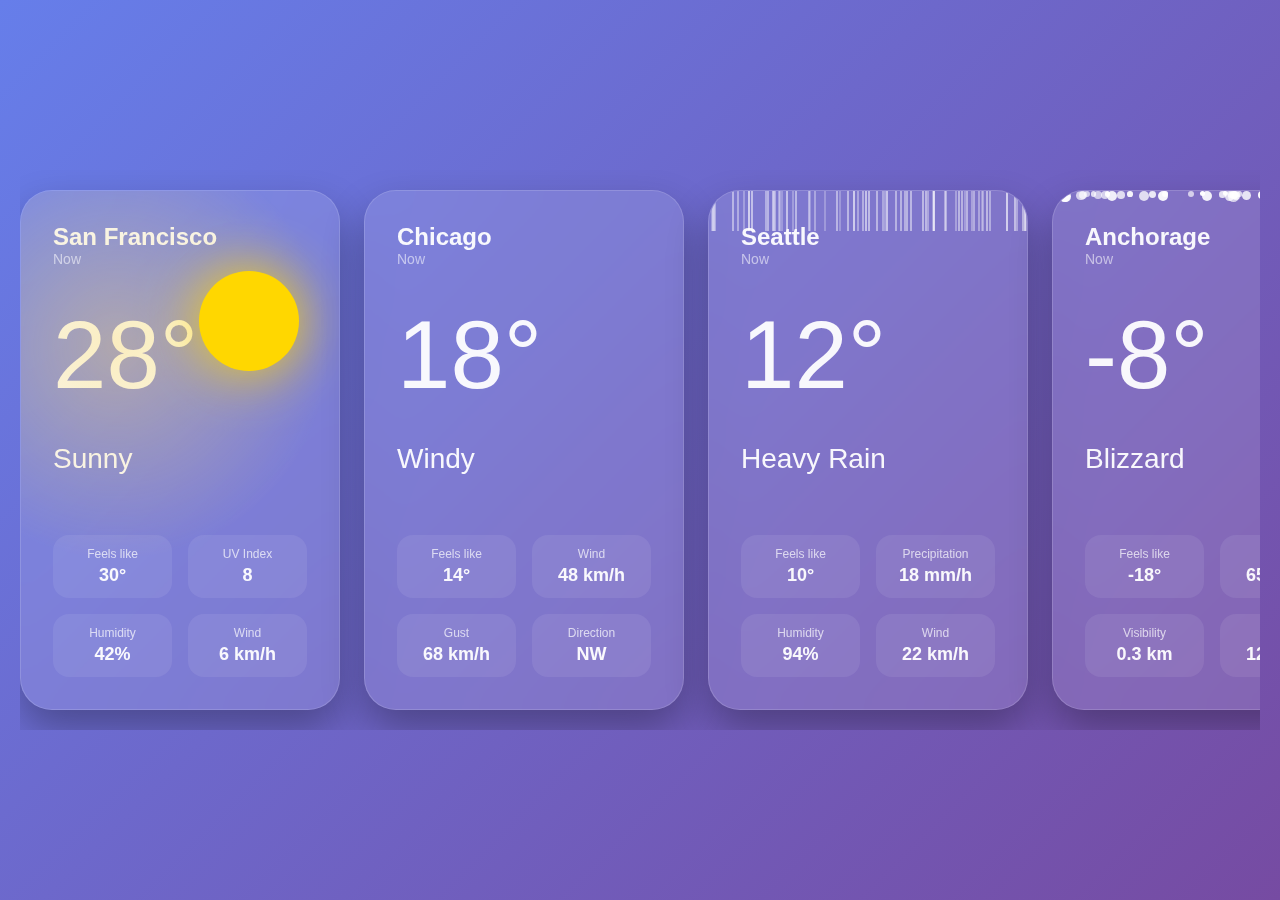
<file: html/ios-weather/grok-4.1.html>
<!DOCTYPE html>
<html lang="en">
<head>
  <meta charset="UTF-8">
  <meta name="viewport" content="width=device-width, initial-scale=1.0">
  <title>iOS 18 Style Animated Weather Dashboard</title>
  <style>
    :root {
      --bg-gradient: linear-gradient(135deg, #667eea 0%, #764ba2 100%);
      --card-blur: 20px;
      --card-border: 1px solid rgba(255, 255, 255, 0.15);
      --text-primary: rgba(255, 255, 255, 0.95);
      --text-secondary: rgba(255, 255, 255, 0.7);
      --shadow: 0 20px 40px rgba(0, 0, 0, 0.3);
    }

    * {
      margin: 0;
      padding: 0;
      box-sizing: border-box;
    }

    body {
      font-family: -apple-system, BlinkMacSystemFont, 'Segoe UI', Roboto, Oxygen, Ubuntu, Cantarell, sans-serif;
      background: var(--bg-gradient);
      min-height: 100vh;
      display: flex;
      align-items: center;
      justify-content: center;
      padding: 40px 20px;
      overflow: hidden;
    }

    .dashboard {
      display: flex;
      gap: 24px;
      overflow-x: auto;
      padding: 20px 0;
      scrollbar-width: none;
    }

    .dashboard::-webkit-scrollbar {
      display: none;
    }

    .weather-card {
      width: 320px;
      height: 520px;
      background: rgba(255, 255, 255, 0.12);
      border-radius: 32px;
      backdrop-filter: blur(var(--card-blur));
      -webkit-backdrop-filter: blur(var(--card-blur));
      border: var(--card-border);
      padding: 32px;
      display: flex;
      flex-direction: column;
      justify-content: space-between;
      position: relative;
      overflow: hidden;
      box-shadow: var(--shadow);
      transition: all 0.4s cubic-bezier(0.25, 0.8, 0.25, 1);
      flex-shrink: 0;
      cursor: pointer;
    }

    .weather-card:hover {
      transform: translateY(-12px) scale(1.02);
      box-shadow: 0 32px 60px rgba(0, 0, 0, 0.4);
    }

    .card-header {
      display: flex;
      justify-content: space-between;
      align-items: flex-start;
    }

    .location {
      font-size: 24px;
      font-weight: 600;
      color: var(--text-primary);
    }

    .time {
      font-size: 14px;
      color: var(--text-secondary);
      opacity: 0.8;
    }

    .temperature {
      font-size: 96px;
      font-weight: 300;
      color: var(--text-primary);
      line-height: 1;
      margin: 20px 0;
    }

    .condition {
      font-size: 28px;
      font-weight: 500;
      color: var(--text-primary);
      margin-bottom: 40px;
    }

    .details {
      display: grid;
      grid-template-columns: 1fr 1fr;
      gap: 16px;
    }

    .detail-item {
      background: rgba(255, 255, 255, 0.08);
      border-radius: 16px;
      padding: 12px 16px;
      text-align: center;
    }

    .detail-label {
      font-size: 12px;
      color: var(--text-secondary);
      margin-bottom: 4px;
    }

    .detail-value {
      font-size: 18px;
      font-weight: 600;
      color: var(--text-primary);
    }

    /* Sunny Animation */
    .sunny .background-effect {
      position: absolute;
      top: 0; left: 0; right: 0; bottom: 0;
      background: radial-gradient(circle at 30% 30%, rgba(255, 220, 100, 0.4) 0%, transparent 50%);
      pointer-events: none;
    }

    .sun {
      position: absolute;
      top: 80px;
      right: 40px;
      width: 100px;
      height: 100px;
      background: #FFD700;
      border-radius: 50%;
      box-shadow: 0 0 60px #FFD700;
      animation: pulse 8s infinite;
    }

    @keyframes pulse {
      0%, 100% { transform: scale(1); opacity: 0.9; }
      50% { transform: scale(1.1); opacity: 1; }
    }

    /* Windy Animation */
    .windy .wind-line {
      position: absolute;
      height: 2px;
      background: rgba(255, 255, 255, 0.4);
      border-radius: 1px;
      animation: wind 4s linear infinite;
    }

    @keyframes wind {
      0% { transform: translateX(-100%); }
      100% { transform: translateX(400%); }
    }

    /* Heavy Rain Animation */
    .rain {
      position: absolute;
      top: 0; left: 0; right: 0; bottom: 0;
      pointer-events: none;
      overflow: hidden;
    }

    .rain-drop {
      position: absolute;
      width: 2px;
      height: 40px;
      background: rgba(255, 255, 255, 0.6);
      animation: fall linear infinite;
    }

    @keyframes fall {
      0% { transform: translateY(-100%); }
      100% { transform: translateY(600px); }
    }

    /* Blizzard Animation */
    .snow {
      position: absolute;
      top: 0; left: 0; right: 0; bottom: 0;
      pointer-events: none;
      overflow: hidden;
    }

    .snowflake {
      position: absolute;
      width: 8px;
      height: 8px;
      background: white;
      border-radius: 50%;
      opacity: 0.8;
      animation: snowfall linear infinite;
    }

    @keyframes snowfall {
      0% { transform: translateY(-100%) translateX(0) rotate(0deg); }
      100% { transform: translateY(600px) translateX(100px) rotate(360deg); }
    }
  </style>
</head>
<body>
  <div class="dashboard" id="dashboard">
    <!-- Sunny Card -->
    <div class="weather-card sunny">
      <div class="background-effect"></div>
      <div class="sun"></div>
      <div class="card-header">
        <div>
          <div class="location">San Francisco</div>
          <div class="time">Now</div>
        </div>
      </div>
      <div class="temperature">28°</div>
      <div class="condition">Sunny</div>
      <div class="details">
        <div class="detail-item">
          <div class="detail-label">Feels like</div>
          <div class="detail-value">30°</div>
        </div>
        <div class="detail-item">
          <div class="detail-label">UV Index</div>
          <div class="detail-value">8</div>
        </div>
        <div class="detail-item">
          <div class="detail-label">Humidity</div>
          <div class="detail-value">42%</div>
        </div>
        <div class="detail-item">
          <div class="detail-label">Wind</div>
          <div class="detail-value">6 km/h</div>
        </div>
      </div>
    </div>

    <!-- Windy Card -->
    <div class="weather-card windy">
      <div class="card-header">
        <div>
          <div class="location">Chicago</div>
          <div class="time">Now</div>
        </div>
      </div>
      <div class="temperature">18°</div>
      <div class="condition">Windy</div>
      <div class="details">
        <div class="detail-item">
          <div class="detail-label">Feels like</div>
          <div class="detail-value">14°</div>
        </div>
        <div class="detail-item">
          <div class="detail-label">Wind</div>
          <div class="detail-value">48 km/h</div>
        </div>
        <div class="detail-item">
          <div class="detail-label">Gust</div>
          <div class="detail-value">68 km/h</div>
        </div>
        <div class="detail-item">
          <div class="detail-label">Direction</div>
          <div class="detail-value">NW</div>
        </div>
      </div>
    </div>

    <!-- Heavy Rain Card -->
    <div class="weather-card rainy">
      <div class="rain" id="rain"></div>
      <div class="card-header">
        <div>
          <div class="location">Seattle</div>
          <div class="time">Now</div>
        </div>
      </div>
      <div class="temperature">12°</div>
      <div class="condition">Heavy Rain</div>
      <div class="details">
        <div class="detail-item">
          <div class="detail-label">Feels like</div>
          <div class="detail-value">10°</div>
        </div>
        <div class="detail-item">
          <div class="detail-label">Precipitation</div>
          <div class="detail-value">18 mm/h</div>
        </div>
        <div class="detail-item">
          <div class="detail-label">Humidity</div>
          <div class="detail-value">94%</div>
        </div>
        <div class="detail-item">
          <div class="detail-label">Wind</div>
          <div class="detail-value">22 km/h</div>
        </div>
      </div>
    </div>

    <!-- Blizzard Card -->
    <div class="weather-card blizzard">
      <div class="snow" id="snow"></div>
      <div class="card-header">
        <div>
          <div class="location">Anchorage</div>
          <div class="time">Now</div>
        </div>
      </div>
      <div class="temperature">-8°</div>
      <div class="condition">Blizzard</div>
      <div class="details">
        <div class="detail-item">
          <div class="detail-label">Feels like</div>
          <div class="detail-value">-18°</div>
        </div>
        <div class="detail-item">
          <div class="detail-label">Wind</div>
          <div class="detail-value">65 km/h</div>
        </div>
        <div class="detail-item">
          <div class="detail-label">Visibility</div>
          <div class="detail-value">0.3 km</div>
        </div>
        <div class="detail-item">
          <div class="detail-label">Snow</div>
          <div class="detail-value">12 cm/h</div>
        </div>
      </div>
    </div>
  </div>

  <script>
    // Wind lines animation
    const windyCard = document.querySelector('.windy');
    for (let i = 0; i < 12; i++) {
      const line = document.createElement('div');
      line.classList.add('wind-line');
      line.style.top = `${Math.random() * 100}%`;
      line.style.animationDelay = `${Math.random() * 4}s`;
      line.style.animationDuration = `${3 + Math.random() * 2}s`;
      line.style.opacity = `${0.2 + Math.random() * 0.3}`;
      windyCard.appendChild(line);
    }

    // Rain drops
    const rainContainer = document.getElementById('rain');
    for (let i = 0; i < 80; i++) {
      const drop = document.createElement('div');
      drop.classList.add('rain-drop');
      drop.style.left = `${Math.random() * 100}%`;
      drop.style.animationDelay = `${Math.random() * 2}s`;
      drop.style.animationDuration = `${0.4 + Math.random() * 0.6}s`;
      drop.style.opacity = `${0.4 + Math.random() * 0.4}`;
      rainContainer.appendChild(drop);
    }

    // Snowflakes
    const snowContainer = document.getElementById('snow');
    for (let i = 0; i < 60; i++) {
      const flake = document.createElement('div');
      flake.classList.add('snowflake');
      flake.style.left = `${Math.random() * 100}%`;
      flake.style.animationDelay = `${Math.random() * 10}s`;
      flake.style.animationDuration = `${8 + Math.random() * 12}s`;
      flake.style.width = flake.style.height = `${4 + Math.random() * 8}px`;
      flake.style.opacity = `${0.6 + Math.random() * 0.4}`;
      snowContainer.appendChild(flake);
    }

    // Smooth hover tilt effect (optional enhancement)
    const cards = document.querySelectorAll('.weather-card');
    cards.forEach(card => {
      card.addEventListener('mousemove', (e) => {
        const rect = card.getBoundingClientRect();
        const x = e.clientX - rect.left;
        const y = e.clientY - rect.top;
        const centerX = rect.width / 2;
        const centerY = rect.height / 2;
        const rotateX = (y - centerY) / 15;
        const rotateY = (centerX - x) / 15;

        card.style.transform = `perspective(1000px) rotateX(${rotateX}deg) rotateY(${rotateY}deg) translateY(-8px) scale(1.02)`;
      });

      card.addEventListener('mouseleave', () => {
        card.style.transform = 'perspective(1000px) rotateX(0) rotateY(0) translateY(0) scale(1)';
      });
    });
  </script>
</body>
</html>
</file>
<file: assets/style.css>
:root {
  --bg: #0b0c10;
  --panel: rgba(255, 255, 255, 0.06);
  --panel-strong: rgba(255, 255, 255, 0.1);
  --text: rgba(255, 255, 255, 0.92);
  --muted: rgba(255, 255, 255, 0.62);
  --border: rgba(255, 255, 255, 0.12);
  --shadow: 0 12px 30px rgba(0, 0, 0, 0.35);
  --shadow-card: 0 8px 24px rgba(0, 0, 0, 0.3);
  --border-hover: rgba(255, 255, 255, 0.2);
  --bg-hover: rgba(255, 255, 255, 0.08);
  --accent: #8ab4ff;
  --danger: #ff6b6b;

  --radius: 14px;
  --radius-sm: 10px;
  --gap: 14px;
  --font:
    ui-sans-serif, system-ui, -apple-system, "Segoe UI", Roboto, Helvetica, Arial,
    "Apple Color Emoji", "Segoe UI Emoji";
  --mono: ui-monospace, SFMono-Regular, Menlo, Monaco, Consolas, "Liberation Mono", "Courier New",
    monospace;
}

html[data-theme="light"] {
  --bg: #f5f6fa;
  --panel: rgba(0, 0, 0, 0.035);
  --panel-strong: rgba(0, 0, 0, 0.06);
  --text: rgba(0, 0, 0, 0.86);
  --muted: rgba(0, 0, 0, 0.56);
  --border: rgba(0, 0, 0, 0.12);
  --shadow: 0 12px 30px rgba(0, 0, 0, 0.12);
  --shadow-card: 0 4px 16px rgba(0, 0, 0, 0.08), 0 1px 3px rgba(0, 0, 0, 0.06);
  --border-hover: rgba(0, 0, 0, 0.2);
  --bg-hover: rgba(0, 0, 0, 0.06);
  --accent: #2b6fff;
  --danger: #c0392b;
}

* {
  box-sizing: border-box;
}

html,
body {
  height: 100%;
}

body {
  margin: 0;
  font-family: var(--font);
  background: radial-gradient(1200px 900px at 20% 0%, rgba(138, 180, 255, 0.22), transparent 55%),
    radial-gradient(900px 700px at 90% 20%, rgba(255, 107, 107, 0.15), transparent 55%), var(--bg);
  color: var(--text);
}

code,
pre {
  font-family: var(--mono);
}

.svg-sprite {
  position: absolute;
  width: 0;
  height: 0;
  overflow: hidden;
}

.app {
  height: 100%;
  display: grid;
  grid-template-columns: 360px 1fr;
  transition: grid-template-columns 200ms ease;
}

.app[data-sidebar="closed"] {
  grid-template-columns: 0 1fr;
}

.app[data-sidebar="closed"] .sidebar {
  transform: translateX(-100%);
  opacity: 0;
  pointer-events: none;
}

.sidebar {
  border-right: 1px solid var(--border);
  background: linear-gradient(180deg, rgba(255, 255, 255, 0.06), rgba(255, 255, 255, 0.03));
  backdrop-filter: blur(10px);
  padding: 14px;
  display: grid;
  grid-template-rows: auto auto 1fr;
  gap: 12px;
  min-height: 0;
  transition: transform 200ms ease, opacity 200ms ease;
}

.sidebar-top {
  display: flex;
  align-items: center;
  justify-content: space-between;
  gap: 10px;
}

.brand-title {
  font-weight: 650;
  letter-spacing: 0.2px;
}

.brand-sub {
  font-size: 12px;
  color: var(--muted);
  margin-top: 2px;
}

.sidebar-controls {
  display: grid;
  gap: 10px;
}

.search {
  display: flex;
  align-items: center;
  gap: 8px;
  padding: 10px 12px;
  border: 1px solid var(--border);
  border-radius: 999px;
  background: var(--panel);
}

.search input {
  border: 0;
  outline: 0;
  width: 100%;
  background: transparent;
  color: var(--text);
  font-size: 14px;
}

.search input::placeholder {
  color: var(--muted);
}

.tag-row {
  overflow: hidden;
}

.tag-scroller {
  display: flex;
  gap: 8px;
  overflow: auto;
  padding-bottom: 4px;
  scrollbar-width: none;
}

.tag-scroller::-webkit-scrollbar {
  display: none;
}

.chip {
  border: 1px solid var(--border);
  background: rgba(255, 255, 255, 0.04);
  border-radius: 999px;
  padding: 6px 10px;
  font-size: 12px;
  color: var(--muted);
  cursor: pointer;
  user-select: none;
  white-space: nowrap;
}

.chip[data-active="true"] {
  color: var(--text);
  border-color: rgba(138, 180, 255, 0.55);
  background: rgba(138, 180, 255, 0.14);
}

.sidebar-actions {
  display: flex;
  gap: 10px;
}

.hint {
  font-size: 12px;
  color: var(--muted);
  line-height: 1.35;
  border: 1px dashed var(--border);
  padding: 10px 12px;
  border-radius: var(--radius-sm);
  background: rgba(0, 0, 0, 0.12);
}

.prompt-list {
  overflow: auto;
  display: grid;
  align-content: start;
  gap: 10px;
  padding: 12px;
  margin: -12px;
}

.prompt-item {
  border: 1px solid var(--border);
  border-radius: var(--radius);
  padding: 12px 12px;
  background: var(--panel);
  cursor: pointer;
  box-shadow: 0 0 0 rgba(0, 0, 0, 0);
  transition: transform 140ms ease, box-shadow 140ms ease, border-color 140ms ease;
}

.prompt-item:hover {
  transform: translateY(-1px);
  box-shadow: var(--shadow-card);
  border-color: var(--border-hover);
}

.prompt-item[data-active="true"] {
  border-color: rgba(138, 180, 255, 0.6);
  box-shadow: 0 0 0 1px rgba(138, 180, 255, 0.25), 0 4px 12px rgba(0, 0, 0, 0.2);
}

.prompt-item-title {
  font-weight: 600;
  margin-bottom: 6px;
}

.prompt-item-desc {
  color: var(--muted);
  font-size: 12px;
  line-height: 1.35;
  display: -webkit-box;
  -webkit-line-clamp: 3;
  -webkit-box-orient: vertical;
  overflow: hidden;
}

.prompt-item-tags {
  margin-top: 10px;
  display: flex;
  flex-wrap: wrap;
  gap: 6px;
}

.tag {
  font-size: 11px;
  padding: 4px 8px;
  border-radius: 999px;
  border: 1px solid var(--border);
  color: var(--muted);
  background: rgba(255, 255, 255, 0.04);
}

.main {
  overflow: hidden;
  display: grid;
  grid-template-rows: auto 1fr;
  min-width: 0;
}

.topbar {
  display: flex;
  align-items: center;
  justify-content: space-between;
  gap: 12px;
  padding: 12px 14px;
  border-bottom: 1px solid var(--border);
  background: rgba(255, 255, 255, 0.04);
  backdrop-filter: blur(10px);
}

.topbar-left {
  display: flex;
  align-items: center;
  gap: 10px;
  min-width: 0;
}

.prompt-meta {
  min-width: 0;
}

.prompt-title {
  font-weight: 650;
  line-height: 1.2;
  white-space: nowrap;
  overflow: hidden;
  text-overflow: ellipsis;
}

.prompt-desc {
  margin-top: 3px;
  font-size: 12px;
  color: var(--muted);
  display: -webkit-box;
  -webkit-line-clamp: 2;
  -webkit-box-orient: vertical;
  overflow: hidden;
}

.topbar-right {
  display: flex;
  align-items: center;
  gap: 10px;
  flex-wrap: wrap;
  justify-content: flex-end;
}

.segmented {
  display: flex;
  border: 1px solid var(--border);
  background: rgba(255, 255, 255, 0.04);
  border-radius: 999px;
  overflow: hidden;
}

.seg-btn {
  border: 0;
  background: transparent;
  color: var(--muted);
  padding: 9px 12px;
  cursor: pointer;
  font-size: 13px;
  transition: background 140ms ease, color 140ms ease;
}

.seg-btn[data-active="true"] {
  background: rgba(138, 180, 255, 0.14);
  color: var(--text);
}

.btn {
  border: 1px solid var(--border);
  background: rgba(255, 255, 255, 0.05);
  color: var(--text);
  padding: 9px 12px;
  border-radius: 999px;
  cursor: pointer;
  font-size: 13px;
  display: inline-flex;
  align-items: center;
  gap: 8px;
  transition: transform 140ms ease, background 140ms ease, border-color 140ms ease;
}

.btn:hover {
  transform: translateY(-1px);
  background: var(--bg-hover);
  border-color: var(--border-hover);
}

.btn.secondary {
  color: var(--muted);
}

.icon-btn {
  border: 1px solid var(--border);
  background: rgba(255, 255, 255, 0.04);
  color: var(--text);
  width: 38px;
  height: 38px;
  border-radius: 999px;
  cursor: pointer;
  display: grid;
  place-items: center;
  transition: transform 140ms ease, background 140ms ease, border-color 140ms ease;
}

.icon-btn:hover {
  transform: translateY(-1px);
  background: var(--bg-hover);
  border-color: var(--border-hover);
}

.icon {
  width: 18px;
  height: 18px;
  display: inline-grid;
  place-items: center;
}

.icon svg {
  width: 18px;
  height: 18px;
}

.content {
  overflow: auto;
  padding: 14px;
  position: relative;
}

.empty {
  border: 1px dashed var(--border);
  background: rgba(255, 255, 255, 0.03);
  border-radius: var(--radius);
  padding: 18px 18px;
  color: var(--muted);
}

.empty-title {
  font-weight: 650;
  color: var(--text);
}

.empty-sub {
  margin-top: 8px;
  line-height: 1.5;
  font-size: 13px;
}

.models {
  margin-top: 14px;
}

.models[data-mode="grid"] {
  display: grid;
  grid-template-columns: repeat(auto-fit, minmax(420px, 1fr));
  gap: var(--gap);
  align-items: start;
}

.models[data-mode="single"] {
  display: grid;
  grid-template-columns: 1fr;
  gap: var(--gap);
}

.models[data-mode="split"] {
  --split-left: 1fr;
  --split-right: 1fr;
  display: grid;
  grid-template-columns: var(--split-left) 10px var(--split-right);
  gap: var(--gap);
  align-items: start;
}

.split-divider {
  grid-column: 2;
  grid-row: 1 / span 1000;
  border-radius: 999px;
  cursor: col-resize;
  background: rgba(255, 255, 255, 0.06);
  border: 1px solid var(--border);
  transition: background 140ms ease, border-color 140ms ease;
}

.split-divider:hover {
  background: rgba(255, 255, 255, 0.12);
  border-color: var(--border-hover);
}

.model-card {
  border: 1px solid var(--border);
  background: rgba(255, 255, 255, 0.04);
  border-radius: var(--radius);
  overflow: hidden;
  box-shadow: var(--shadow);
  min-width: 0;
}

.model-head {
  display: flex;
  align-items: center;
  justify-content: space-between;
  gap: 10px;
  padding: 12px 12px;
  border-bottom: 1px solid var(--border);
  background: rgba(255, 255, 255, 0.03);
}

.model-title {
  min-width: 0;
}

.model-title-top {
  display: flex;
  align-items: baseline;
  gap: 10px;
}

.model-label {
  font-weight: 650;
  white-space: nowrap;
  overflow: hidden;
  text-overflow: ellipsis;
}

.model-source {
  font-size: 12px;
  color: var(--muted);
  border: 1px solid var(--border);
  background: rgba(255, 255, 255, 0.04);
  padding: 4px 8px;
  border-radius: 999px;
  white-space: nowrap;
}

.model-notes {
  margin-top: 6px;
  font-size: 12px;
  color: var(--muted);
  line-height: 1.35;
}

.model-actions {
  display: flex;
  align-items: center;
  gap: 8px;
}

.action-btn {
  border: 1px solid var(--border);
  background: rgba(255, 255, 255, 0.03);
  color: var(--text);
  width: 34px;
  height: 34px;
  border-radius: 999px;
  cursor: pointer;
  display: grid;
  place-items: center;
  transition: transform 140ms ease, background 140ms ease, border-color 140ms ease;
}

.action-btn:hover {
  transform: translateY(-1px);
  background: var(--bg-hover);
  border-color: var(--border-hover);
}

.iframe-shell {
  position: relative;
  height: 420px;
  background: rgba(0, 0, 0, 0.15);
  overflow: hidden;
}

.model-iframe {
  width: 133.33%;
  height: 133.33%;
  border: 0;
  background: white;
  transform: scale(0.75);
  transform-origin: top left;
}

.skeleton {
  position: absolute;
  inset: 0;
  display: grid;
  place-items: center;
  color: var(--muted);
  font-size: 13px;
  background: linear-gradient(100deg,
      rgba(255, 255, 255, 0.04) 0%,
      rgba(255, 255, 255, 0.08) 30%,
      rgba(255, 255, 255, 0.04) 60%) 0 0 / 200% 100%;
  animation: shimmer 1.2s ease-in-out infinite;
}

@keyframes shimmer {
  0% {
    background-position: 0% 0;
  }

  100% {
    background-position: -200% 0;
  }
}

.skeleton[hidden] {
  display: none;
}

.error {
  position: absolute;
  inset: 0;
  display: grid;
  place-items: center;
  gap: 10px;
  padding: 14px;
  text-align: center;
  color: var(--muted);
  background: rgba(0, 0, 0, 0.2);
}

.error strong {
  color: var(--danger);
}

.error .btn {
  justify-content: center;
}

.source-panel {
  border-top: 1px solid var(--border);
  background: rgba(255, 255, 255, 0.02);
  padding: 12px 12px;
  display: grid;
  gap: 10px;
}

.source-top {
  display: flex;
  align-items: center;
  justify-content: space-between;
  gap: 10px;
}

.source-title {
  font-size: 12px;
  color: var(--muted);
  overflow: hidden;
  text-overflow: ellipsis;
  white-space: nowrap;
}

.source-code {
  background: rgba(0, 0, 0, 0.25);
  border: 1px solid var(--border);
  border-radius: var(--radius-sm);
  padding: 10px 10px;
  overflow: auto;
  max-height: 300px;
  white-space: pre;
  font-size: 12px;
  line-height: 1.45;
}

.toast {
  position: fixed;
  left: 50%;
  bottom: 18px;
  transform: translateX(-50%);
  background: rgba(0, 0, 0, 0.78);
  color: rgba(255, 255, 255, 0.92);
  border: 1px solid rgba(255, 255, 255, 0.16);
  padding: 10px 12px;
  border-radius: 999px;
  box-shadow: 0 10px 30px rgba(0, 0, 0, 0.35);
  font-size: 13px;
  opacity: 0;
  pointer-events: none;
  transition: opacity 180ms ease;
  z-index: 9999;
}

.toast[data-show="true"] {
  opacity: 1;
}

.noscript {
  padding: 14px;
  font-family: var(--font);
}

@media (max-width: 980px) {
  .app {
    grid-template-columns: 1fr;
  }

  .sidebar {
    position: fixed;
    inset: 0 auto 0 0;
    width: min(420px, 92vw);
    transform: translateX(-110%);
    transition: transform 180ms ease;
    z-index: 2000;
  }

  .app[data-sidebar="open"] .sidebar {
    transform: translateX(0);
  }

  .models[data-mode="grid"] {
    grid-template-columns: 1fr;
  }
}
</file>
